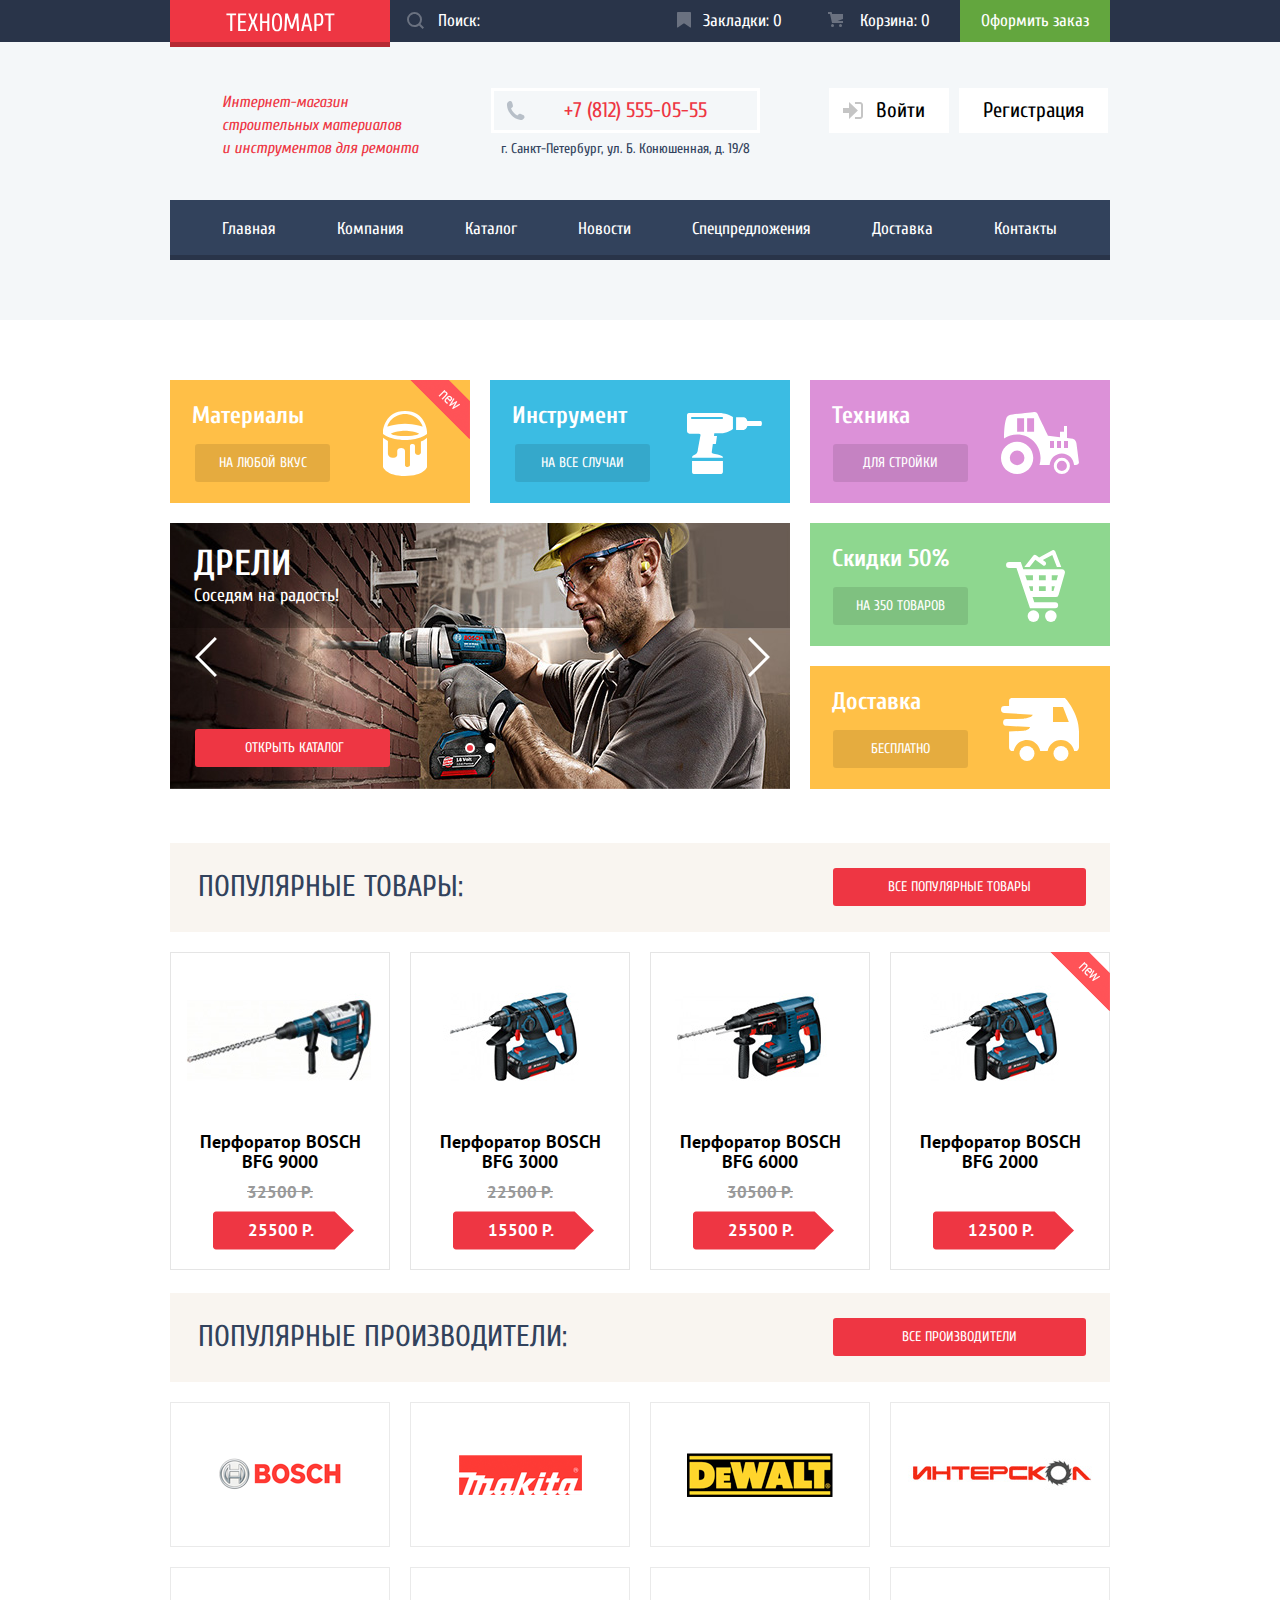
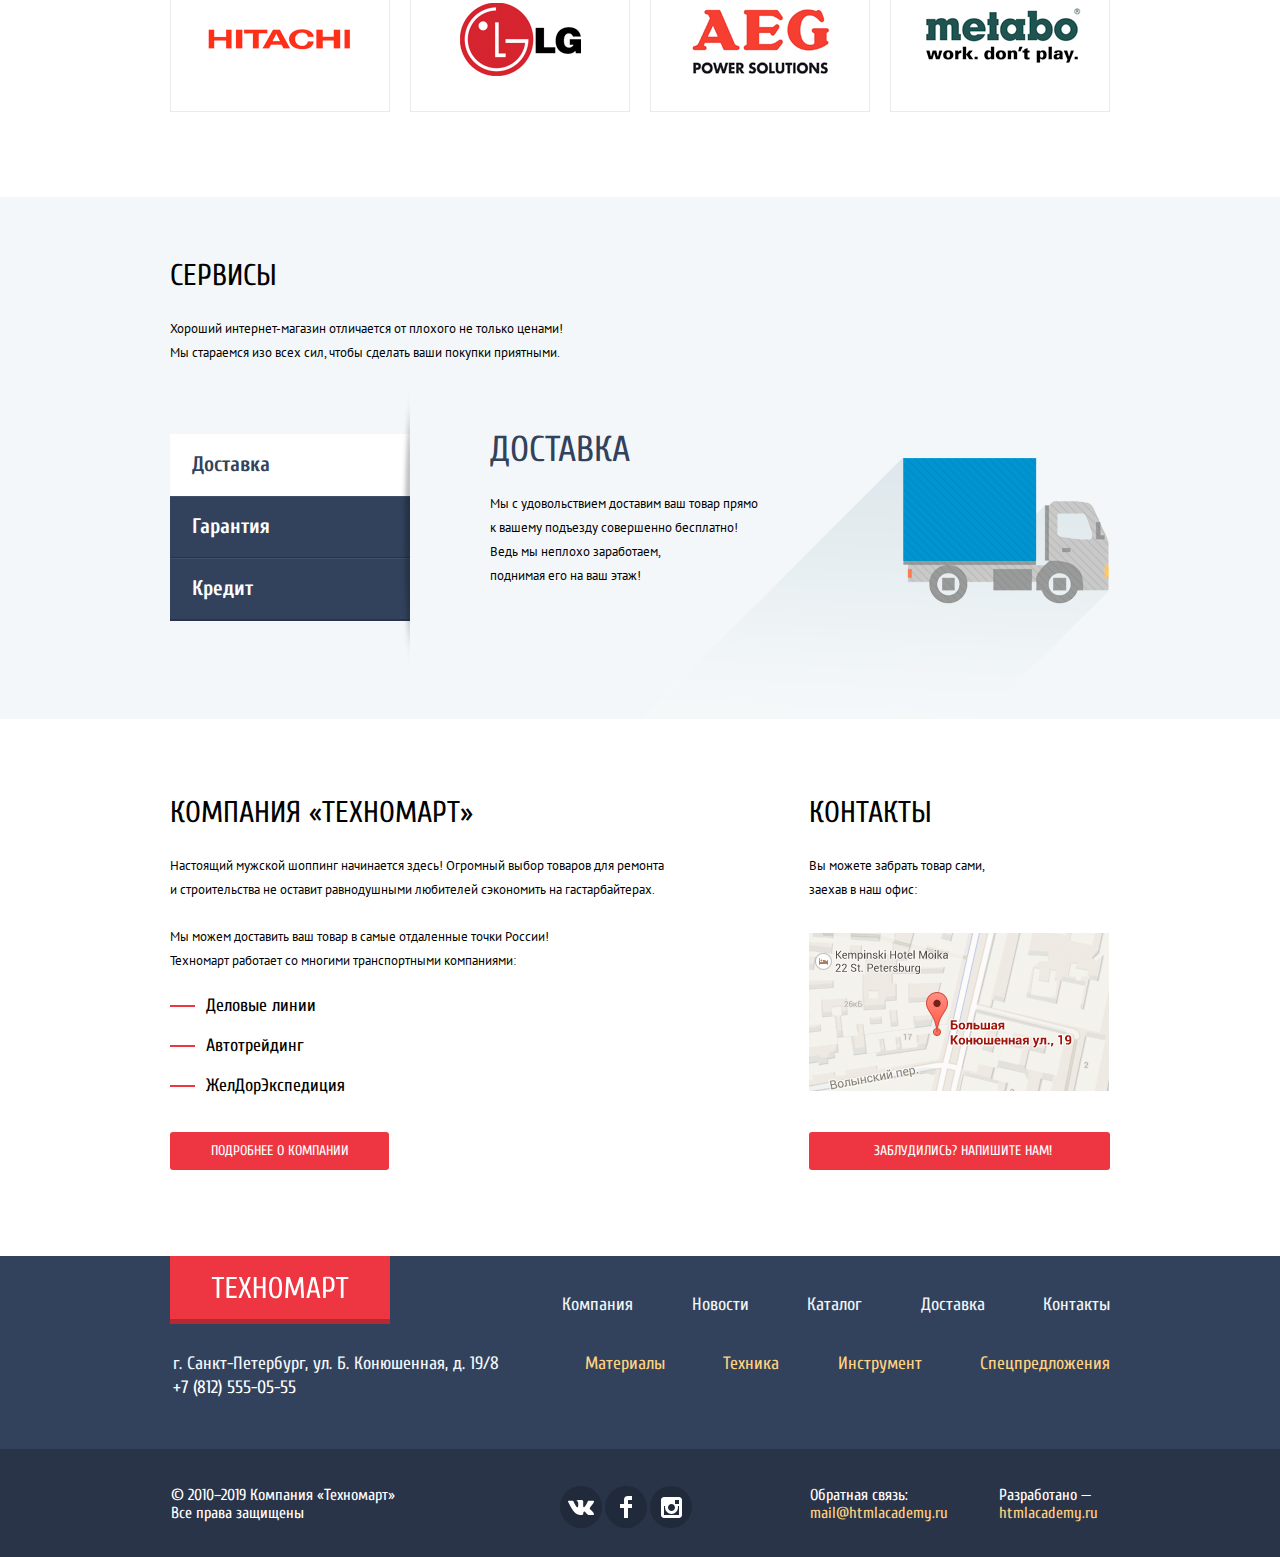
<file: index.html>
<!DOCTYPE html>
<html lang="ru">
  <head>
    <meta charset="utf-8">
    <title>Техномарт</title>
    <link href="https://fonts.googleapis.com/css?family=Cuprum:400,400i,700%7CPT+Sans:400,700&display=swap&subset=cyrillic" rel="stylesheet">
    <link rel="stylesheet" href="css/mini_normalize.css">
    <link rel="stylesheet" href="css/mini_style.css">
  </head>
  <body class="index">
    <header class="main_header">
      <div class="header_container">
        <div class="center_container">
          <a class="logo_box header_logo_box"><img src="img/logo.svg" width="109" height="19" alt="Техномарт"> </a>
          <form class="search" action="https://echo.htmlacademy.ru" method="get">
            <input class="search_field" id="search-field" type="text" name="search" placeholder="Поиск:">
            <button class="search_btn" type="submit" aria-label="найти">
              <svg xmlns="http://www.w3.org/2000/svg" width="17" height="17" viewBox="0 0 17 17">
                <path fill="#231F20" d="M17 15.586l-3.542-3.542A7.465 7.465 0 0 0 15 7.5 7.5 7.5 0 1 0 7.5 15c1.71 0 3.282-.579 4.544-1.542L15.586 17 17 15.586zM2 7.5C2 4.467 4.467 2 7.5 2 10.532 2 13 4.467 13 7.5c0 3.032-2.468 5.5-5.5 5.5A5.506 5.506 0 0 1 2 7.5z"/>
              </svg>
            </button>
          </form>
          <div class="header_btns">
            <a class="bookmarks" href="">Закладки: 0 </a>
            <a class="cart" href="">Корзина: 0</a>
            <a class="order" href="">Оформить заказ</a>
          </div>
        </div>
      </div>
      <div class="header_content center_container">
        <p class="header_description">
          Интернет-магазин<br>
          строительных материалов<br>
          и инструментов для ремонта<br>
        </p>
        <div class="header_contacts">
          <p class="telephone_number"><a href="tel:+78125550555">+7 (812) 555-05-55</a></p>
          <p class="header_adress">г. Санкт-Петербург, ул. Б. Конюшенная, д. 19/8 </p>
        </div>
        <ul class="main_user_navigation">
          <li>
            <a class="login" href="">
              <svg class="login_icon" xmlns="http://www.w3.org/2000/svg" width="20" height="17" viewBox="0 0 20 17">
                <path fill="#c5c5c5" d="M14.875 8.5L6 0v6H0v5h6v6z"/>
                <path fill="#c5c5c5" d="M16.986 15.01h-5.027V17h5.027c2.178 0 3.004-1.81 3.029-3.026V3.028C19.99 1.811 19.164 0 16.986 0h-5.027v1.99h5.027c.839 0 .992.681 1.01 1.057v10.904c-.017.376-.171 1.059-1.01 1.059z"/>
              </svg>
              Войти
            </a>
          </li>
          <li><a class="registration" href="">Регистрация</a></li>
        </ul>
      </div>
      <nav class="site_navigation center_container">
        <ul class="site_nav_list">
          <li><a>Главная</a></li>
          <li><a href="">Компания</a></li>
          <li><a href="catalog.html">Каталог</a></li>
          <li><a href="">Новости</a></li>
          <li><a href="">Спецпредложения</a></li>
          <li><a href="">Доставка</a></li>
          <li><a href="">Контакты</a></li>
        </ul>
      </nav>
    </header>
    <main class="index_main">
      <section class="promo_section center_container">
        <h2 class="visually-hidden">Промо-блок</h2>
        <div class="promo_container first">
          <div class="promo_item materials new">
            <h3>Материалы</h3>
            <a class="promo_link" href="">на любой вкус</a>
          </div>
          <div class="promo_item tool">
            <h3>Инструмент</h3>
            <a class="promo_link" href="">на все случаи</a>
          </div>
          <div class="promo_item equipment">
            <h3>Техника</h3>
            <a class="promo_link" href="">для стройки</a>
          </div>
        </div>
        <div class="promo_container second">
          <div class="promo_item slider">
            <button class="slider_btn backward"></button>
            <button class="slider_btn forward"></button>
            <a class="button" href="catalog.html">Открыть каталог</a>
            <input class="promo_slider_input drill_input visually-hidden" id="drill_input" type="radio" name="promo_slide" checked>
            <input class="promo_slider_input perforator_input visually-hidden" id="perforator_input" type="radio" name="promo_slide">
            <div class="slider_controls">
              <label class="drill_label" for="drill_input"></label>
              <label class="perforator_label" for="perforator_input"></label>
            </div>
            <ul class="promo_slide_list">
              <li class="drill">
                <h3>Дрели</h3>
                <p>Соседям на радость!</p>
              </li>
              <li class="perforator">
                <h3>Перфораторы</h3>
                <p>Настоящие мужские игрушки</p>
              </li>
            </ul>
          </div>
          <div class="promo_item vertical_promo_items">
            <div class="promo_item discounts">
              <h3>Скидки 50%</h3>
              <a class="promo_link" href="">на 350 товаров</a>
            </div>
            <div class="promo_item delivery">
              <h3>Доставка</h3>
              <a class="promo_link" href="">бесплатно</a>
            </div>
          </div>
        </div>
      </section>
      <section class="popular_products_section center_container">
        <div class="popular_products_container">
          <h2 class="headline">Популярные товары:</h2>
          <a class="button" href="">Все популярные товары</a>
        </div>
        <ul class="product_list popular_products_list">
          <li class="product_card popular_product_card">
            <a class="product_title" href="" aria-label="Перфоратор BOSCH BFG 9000">
              <h3>Перфоратор BOSCH<br>
                BFG 9000
              </h3>
              <img class="product_image" src="img/bfg9000.jpg" width="218" height="170" alt="Перфоратор BOSCH BFG 3000">
            </a>
            <p class="old_price">32500 Р.</p>
            <p class="new_price">25500 Р.</p>
            <div class="product_btn">
              <a class="buy_btn" href="">Купить</a>
              <a class="bookmarks_btn" href="">В закладки</a>
            </div>
          </li>
          <li class="product_card popular_product_card">
            <a class="product_title" href="" aria-label="Перфоратор BOSCH BFG 3000">
              <h3>Перфоратор BOSCH<br>
                BFG 3000
              </h3>
              <img class="product_image" src="img/item-catalog1.jpg" width="218" height="170" alt="Перфоратор BOSCH BFG 3000">
            </a>
            <p class="old_price">22500 Р.</p>
            <p class="new_price">15500 Р.</p>
            <div class="product_btn">
              <a class="buy_btn" href="">Купить</a>
              <a class="bookmarks_btn" href="">В закладки</a>
            </div>
          </li>
          <li class="product_card popular_product_card">
            <a class="product_title" href="" aria-label="Перфоратор BOSCH BFG 6000">
              <h3>Перфоратор BOSCH<br>
                BFG 6000
              </h3>
              <img src="img/item-catalog2.jpg" width="218" height="170" alt="Перфоратор BOSCH BFG 6000">
            </a>
            <p class="old_price">30500 Р.</p>
            <p class="new_price">25500 Р.</p>
            <div class="product_btn">
              <a class="buy_btn" href="">Купить</a>
              <a class="bookmarks_btn" href="">В закладки</a>
            </div>
          </li>
          <li class="product_card popular_product_card  new">
            <a class="product_title" href="" aria-label="Перфоратор BOSCH BFG 2000">
              <h3>Перфоратор BOSCH<br>
                BFG 2000
              </h3>
              <img src="img/item-catalog3.jpg" width="218" height="170" alt="Перфоратор BOSCH BFG 2000">
            </a>
            <p class="new_price">12500 Р.</p>
            <div class="product_btn">
              <a class="buy_btn" href="">Купить</a>
              <a class="bookmarks_btn" href="">В закладки</a>
            </div>
          </li>
        </ul>
      </section>
      <section class="popular_manufacturers_section center_container">
        <div class="popular_manufacturers_container">
          <h2 class="headline">Популярные производители:</h2>
          <a class="button" href="">Все производители</a>
        </div>
        <ul class="popular_manufacturers_list">
          <li><a class="popular_manufacturers_link" href=""><img src="img/bosch.png" width="126" height="37" alt="bosch"></a></li>
          <li><a class="popular_manufacturers_link" href=""><img src="img/makita.png" width="123" height="40" alt="makita"></a></li>
          <li><a class="popular_manufacturers_link" href=""><img src="img/dewalt.png" width="146" height="44" alt="dewalt"></a></li>
          <li><a class="popular_manufacturers_link interscol" href=""><img src="img/interskol.png" width="200" height="88" alt="interskol"></a></li>
          <li><a class="popular_manufacturers_link" href=""><img src="img/hitachi.png" width="169" height="31" alt="hitachi"></a></li>
          <li><a class="popular_manufacturers_link" href=""><img src="img/lg.png" width="121" height="73" alt="lg"></a></li>
          <li><a class="popular_manufacturers_link" href=""><img src="img/aeg.png" width="151" height="96" alt="aeg"></a></li>
          <li><a class="popular_manufacturers_link metabo" href=""><img src="img/metabo.png" width="204" height="69" alt="metabo"></a></li>
        </ul>
      </section>
      <section class="services_section">
        <div class="intro_container center_container">
          <h2 class="headline">Сервисы</h2>
          <p class="intro">
            Хороший интернет-магазин отличается от плохого не только ценами! <br>
            Мы стараемся изо всех сил, чтобы сделать ваши покупки приятными.
          </p>
        </div>
        <input class="visually-hidden services_input delivery_input" id="delivery" type="radio" name="services" checked>
        <input class="visually-hidden services_input guarantee_input" id="guarantee" type="radio" name="services">
        <input class="visually-hidden services_input credit_input" id="credit" type="radio" name="services">
        <div class="services_container center_container">
          <ul class="services_list">
            <li>
              <label class="delivery_label" for="delivery">Доставка</label>
            </li>
            <li>
              <label class="guarantee_label" for="guarantee">Гарантия</label>
            </li>
            <li>
              <label class="credit_label" for="credit">Кредит</label>
            </li>
          </ul>
          <ul class="services_slide_list">
            <li class="delivery_slide">
              <h3>Доставка</h3>
              <p>
                Мы с удовольствием доставим ваш товар прямо <br>
                к вашему подъезду совершенно бесплатно! <br>
                Ведь мы неплохо заработаем, <br>
                поднимая его на ваш этаж!
              </p>
            </li>
            <li class="guarantee_slide">
              <h3>Гарантия</h3>
              <p>
                Если купленный у нас товар поломается или заискрит, <br>
                а также в случае пожара, спровоцированного его возгоранием,  <br>
                вы всегда можете быть уверены в нашей гарантии. Мы обменяем <br>
                сгоревший товар на новый. <br>
                Дом уж восстановите как-нибудь сами.
              </p>
            </li>
            <li class="credit_slide">
              <h3>Кредит</h3>
              <p>Залезть в долговую яму стало проще! <br>
                Кредитные консультанты придут вам на помощь.
              </p>
              <a class="button" href="">Отправить заявку</a>
            </li>
          </ul>
        </div>
      </section>
      <h1 class="visually-hidden">Магазин строительных материалов и инструментов для ремонта Техномарт</h1>
      <div class="columns center_container">
        <section class="about_company">
          <h2 class="headline">Компания &laquo;Техномарт&raquo;</h2>
          <p>
            Настоящий мужской шоппинг начинается здесь! Огромный выбор товаров для ремонта <br>
            и строительства не оставит равнодушными любителей сэкономить на гастарбайтерах.
          </p>
          <p> Мы можем доставить ваш товар в самые отдаленные точки России!<br>
            Техномарт работает со многими транспортными компаниями:
          </p>
          <ul class="transport_list">
            <li>Деловые линии</li>
            <li>Автотрейдинг</li>
            <li>ЖелДорЭкспедиция</li>
          </ul>
          <a class="button" href="">Подробнее о компании</a>
        </section>
        <section class="contacts">
          <h2 class="headline">Контакты</h2>
          <p>Вы можете забрать товар сами, <br>
            заехав в наш офис:
          </p>
          <a class="map_link" href="">
            <img src="img/map1.png" width="300" height="158" alt="Офис компании по адресу г. Санкт-Петербург, ул. Б. Конюшенная, д. 19/8">
          </a>
          <a class="button write_us" href="">Заблудились? Напишите нам!</a>
        </section>
      </div>
    </main>
    <footer class="main_footer">
      <div class="footer_container center_container">
        <div class="footer_box">
          <div class="logo_box footer_logo_box"><img  src="img/footer-logo.svg" width="138" height="23" alt="Техномарт"></div>
          <p class="adress">г. Санкт-Петербург, ул. Б. Конюшенная, д. 19/8<br>
            <a href="tel:+78125550555">+7 (812) 555-05-55</a>
          </p>
        </div>
        <div class="nav_container">
          <ul class="first_footer_nav">
            <li><a href="">Компания</a></li>
            <li><a href="">Новости</a></li>
            <li><a href="catalog.html">Каталог</a></li>
            <li><a href="">Доставка</a></li>
            <li><a href="">Контакты</a></li>
          </ul>
          <ul class="second_footer_nav">
            <li><a href="">Материалы</a></li>
            <li><a href="">Техника</a></li>
            <li><a href="">Инструмент</a></li>
            <li><a href="">Спецпредложения</a></li>
          </ul>
        </div>
      </div>
      <div class="footer_contacts">
        <div class="center_container">
          <p class="copyright">© 2010–2019 Компания «Техномарт»<br>
            Все права защищены
          </p>
          <ul class="footer_social">
            <li>
              <a href="" aria-label="Техномарт во Вконтакте">
                <span class="visually-hidden">Вконтакте</span>
                <svg xmlns="http://www.w3.org/2000/svg" width="26" height="15" viewBox="0 0 26 15">
                  <path fill="#FFF" d="M16.138 11.51c.956-.309 2.18 2.04 3.483 2.939.978.681 1.727.534 1.727.534l3.473-.05s1.815-.112.957-1.554c-.071-.12-.503-1.069-2.585-3.022-2.177-2.043-1.882-1.712.739-5.244 1.597-2.153 2.236-3.468 2.036-4.028-.192-.539-1.365-.399-1.365-.399L20.69.713c-.381.001-.704.119-.851.515-.003.004-.621 1.666-1.445 3.079-1.741 2.989-2.436 3.148-2.724 2.961-.661-.433-.494-1.737-.494-2.664 0-2.897.432-4.105-.846-4.417-.427-.104-.739-.172-1.828-.182-1.392-.021-2.574 0-3.244.329-.445.223-.786.712-.579.74.26.035.843.16 1.155.586.401.552.389 1.789.389 1.789s.229 3.411-.54 3.834c-.528.29-1.25-.302-2.803-3.016-.793-1.388-1.392-2.922-1.392-2.922s-.116-.285-.326-.441c-.25-.185-.6-.244-.6-.244L.848.684S.29.7.085.946c-.182.218-.015.668-.015.668s2.909 6.881 6.203 10.347c3.02 3.182 6.452 2.971 6.452 2.971h1.555s.469-.054.709-.312c.224-.24.214-.691.214-.691s-.031-2.109.935-2.419z"/>
                </svg>
              </a>
            </li>
            <li>
              <a href="" aria-label="Техномарт в Фейсбуке">
                <span class="visually-hidden">Фейсбук</span>
                <svg xmlns="http://www.w3.org/2000/svg" width="12" height="22" viewBox="0 0 12 22">
                  <path fill="#FFF" d="M12 4V0H8a4 4 0 0 0-4 4v4H0v4h4v10h4V12h4V8H8V4h4z"/>
                </svg>
              </a>
            </li>
            <li>
              <a href="" aria-label="Техномарт в Инстаграме">
                <span class="visually-hidden">Истаграм</span>
                <svg xmlns="http://www.w3.org/2000/svg" width="21" height="21" viewBox="0 0 21 21">
                  <path fill="#FFF" d="M18 0H3C1.35 0 0 1.35 0 3v15c0 1.65 1.35 3 3 3h15c1.65 0 3-1.35 3-3V3c0-1.65-1.35-3-3-3zm-7.5 7c1.93 0 3.5 1.57 3.5 3.5S12.43 14 10.5 14 7 12.43 7 10.5 8.57 7 10.5 7zM18 18H3V9h1.181A6.504 6.504 0 0 0 4 10.5a6.5 6.5 0 1 0 13 0 6.45 6.45 0 0 0-.181-1.5H18v9zm0-11h-4V3h4v4z"/>
                </svg>
              </a>
            </li>
          </ul>
          <p class="feedback">Обратная связь:<br>
            <a href="">mail@htmlacademy.ru</a>
          </p>
          <p class="developed">Разработано —<br>
            <a href="https://htmlacademy.ru/intensive/htmlcss">htmlacademy.ru</a>
          </p>
        </div>
      </div>
    </footer>
    <section class="modal modal_map">
      <h2 class="visually-hidden">Как до нас добраться.</h2>
      <iframe src="https://www.google.com/maps/embed?pb=!1m18!1m12!1m3!1d1998.6037872533268!2d30.320858716070596!3d59.938716481876156!2m3!1f0!2f0!3f0!3m2!1i1024!2i768!4f13.1!3m3!1m2!1s0x4696310fca145cc1%3A0x42b32648d8238007!2z0JHQvtC70YzRiNCw0Y8g0JrQvtC90Y7RiNC10L3QvdCw0Y8g0YPQuy4sIDE5LzgsINCh0LDQvdC60YIt0J_QtdGC0LXRgNCx0YPRgNCzLCAxOTExODY!5e0!3m2!1sru!2sru!4v1571444357351!5m2!1sru!2sru" width="940" height="446" allowfullscreen="">
      </iframe>
      <img src="img/map.png" width="940" height="446" alt="Офис компании по адресу г. Санкт-Петербург, ул. Б. Конюшенная, д. 19/8">
      <button class="modal_close" type="button" aria-label="Закрыть"></button>
    </section>
    <section class="modal modal_communication">
      <h2 class="visually-hidden">Свяжитесь с нами.</h2>
      <form action="https://echo.htmlacademy.ru" method="post">
        <div class="modal_center_container">
          <label>Ваше имя:
            <input id="name-field" type="text" name="name" placeholder="Имя Фамилия">
          </label>
          <label>Ваш e-mail:
            <input id="email-field" type="text" name="email" placeholder="email@example.com">
          </label>
          <label>Текст письма:
            <textarea id="letter-field" name="letter" placeholder="В свободной форме"></textarea>
          </label>
        </div>
        <div class="modal_container">
          <button class="button" type="submit">Отправить</button>
        </div>
      </form>
      <button class="modal_close" type="button" aria-label="Закрыть"></button>
    </section>
    <section class="modal modal_success_buy">
      <div class="modal_center_container">
        <h2 class="headline">Товар добавлен в корзину!</h2>
      </div>
      <div class="modal_container">
        <a class="button" href="">Оформить заказ</a>
        <button class="button continue_btn" type="button">Продолжить покупки</button>
      </div>
      <button class="modal_close" type="button" aria-label="Закрыть"></button>
    </section>
    <script src="js/mini_scripts.js"></script>
  </body>
</html>
</file>
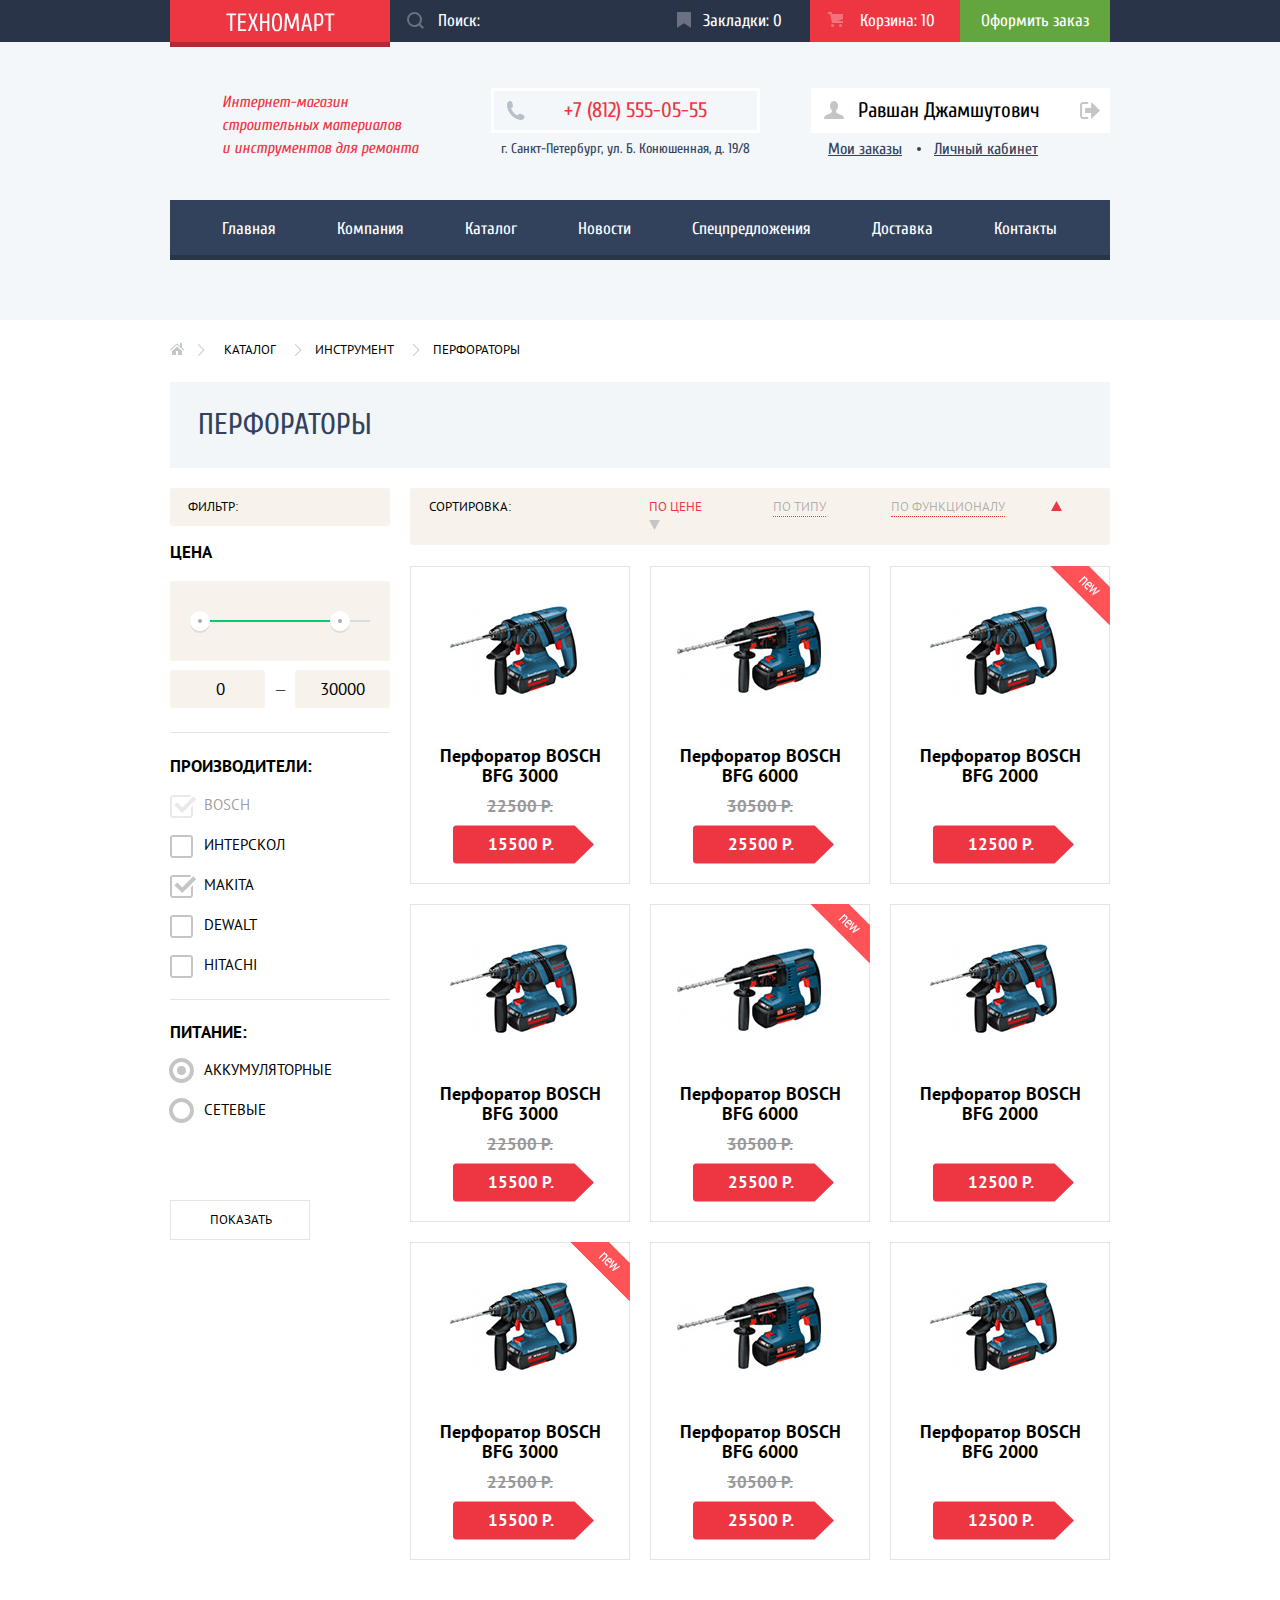
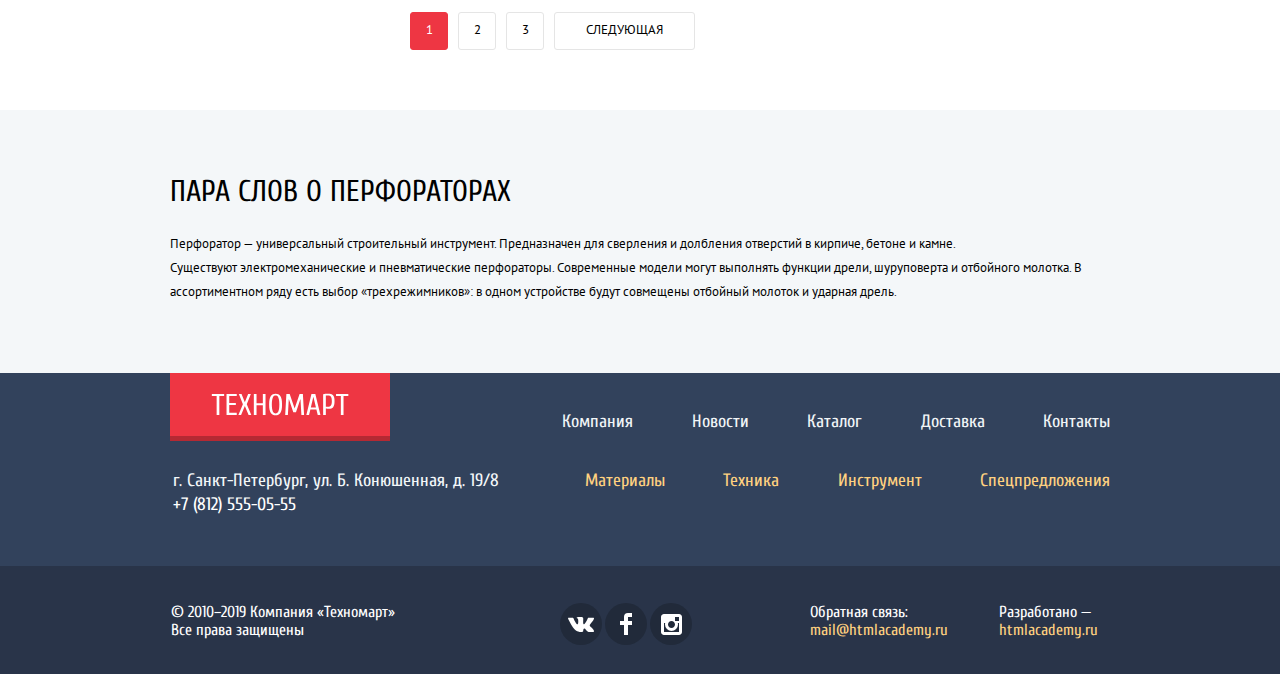
<file: catalog.html>
<!DOCTYPE html>
<html lang="ru">
  <head>
    <meta charset="utf-8">
    <title>Каталог</title>
    <link href="https://fonts.googleapis.com/css?family=Cuprum:400,400i,700%7CPT+Sans:400,700&display=swap&subset=cyrillic" rel="stylesheet">
    <link rel="stylesheet" href="css/mini_normalize.css">
    <link rel="stylesheet" href="css/mini_style.css">
  </head>
  <body class="catalog_page">
    <header class="main_header">
      <div class="header_container">
        <div class="center_container">
          <a  class="logo_box header_logo_box" href="index.html"><img src="img/logo.svg" width="109" height="19" alt="Техномарт"></a>
          <form class="search" action="https://echo.htmlacademy.ru" method="get">
            <input class="search_field" id="search-field" type="text" name="search" placeholder="Поиск:">
            <button class="search_btn" type="submit" aria-label="найти">
              <svg xmlns="http://www.w3.org/2000/svg" width="17" height="17" viewBox="0 0 17 17">
                <path fill="#231F20" d="M17 15.586l-3.542-3.542A7.465 7.465 0 0 0 15 7.5 7.5 7.5 0 1 0 7.5 15c1.71 0 3.282-.579 4.544-1.542L15.586 17 17 15.586zM2 7.5C2 4.467 4.467 2 7.5 2 10.532 2 13 4.467 13 7.5c0 3.032-2.468 5.5-5.5 5.5A5.506 5.506 0 0 1 2 7.5z"/>
              </svg>
            </button>
          </form>
          <div class="header_btns">
            <a class="bookmarks" href="">Закладки: 0</a>
            <a class="cart" href="">Корзина: 10</a>
            <a class="order" href="">Оформить заказ</a>
          </div>
        </div>
      </div>
      <div class="header_content center_container">
        <p class="header_description">
          Интернет-магазин<br>
          строительных материалов<br>
          и инструментов для ремонта<br>
        </p>
        <div class="header_contacts">
          <p class="telephone_number"><a href="tel:+78125550555">+7 (812) 555-05-55</a></p>
          <p class="header_adress">г. Санкт-Петербург, ул. Б. Конюшенная, д. 19/8</p>
        </div>
        <ul class="catalog_user_navigation">
          <li>
            <a class="user_name" href="">
              <svg class="user_logo" xmlns="http://www.w3.org/2000/svg" width="20" height="18" viewBox="0 0 20 18">
                <path fill="#c5c5c5" d="M17.881 14.166c-2.144-.735-4.256-1.666-5.207-2.39-.657-.501-.77-1.618-.517-2.415 1.118-.903 1.864-2.477 1.864-4.278C14.021 2.276 12.221 0 10 0S5.979 2.276 5.979 5.083c0 1.801.746 3.374 1.863 4.277.253.798.141 1.915-.517 2.416-.95.724-3.063 1.654-5.207 2.39S0 18 0 18h20s.025-3.099-2.119-3.834z"/>
              </svg>
              Равшан Джамшутович
            </a>
          </li>
          <li class="exit_box">
            <a class="exit_btn" href="" aria-label="Выход из профиля">
              <svg xmlns="http://www.w3.org/2000/svg" width="21" height="17" viewBox="0 0 21 17">
                <g fill="#c5c5c5">
                  <path d="M21 8.5L12.125 0v6h-6v5h6v6z"/>
                  <path d="M3.106 13.952V3.048c.018-.376.171-1.057 1.01-1.057h5.027V0H4.116C1.938 0 1.112 1.81 1.087 3.027v10.946C1.112 15.189 1.938 17 4.116 17h5.027v-1.99H4.116c-.839 0-.992-.683-1.01-1.058z"/>
                </g>
              </svg>
            </a>
          </li>
          <li class="user_nav_item separator"><a class="nav_btn" href="">Мои заказы</a></li>
          <li class="user_nav_item"><a class="nav_btn" href="">Личный кабинет</a></li>
        </ul>
      </div>
      <nav class="site_navigation center_container">
        <ul class="site_nav_list">
          <li><a href="index.html">Главная</a></li>
          <li><a href="">Компания</a></li>
          <li><a>Каталог</a></li>
          <li><a href="">Новости</a></li>
          <li><a href="">Спецпредложения</a></li>
          <li><a href="">Доставка</a></li>
          <li><a href="">Контакты</a></li>
        </ul>
      </nav>
    </header>
    <main class="catalog_main">
      <div class="main_nav_container center_container">
        <h1 class="headline catalog_title">Перфораторы</h1>
        <ul class="breadcrumbs">
          <li  class="home_box"><a class="home" href="index.html" aria-label="Главная"></a></li>
          <li><a href="">Каталог</a></li>
          <li><a href="">Инструмент</a></li>
          <li><a>Перфораторы</a></li>
        </ul>
      </div>
      <div class="columns center_container">
        <section class="filter_section">
          <h2>Фильтр:</h2>
          <form class="filter" action="https://echo.htmlacademy.ru" method="get">
            <fieldset class="price_fieldset">
              <legend>Цена</legend>
              <div class="price_range">
                <div class="scale">
                  <div class="price_marker"></div>
                  <div class="price_marker marker_max"></div>
                </div>
              </div>
              <div class="price_fieldset_conteiner">
                <input class="price_field minimum_price" type="text" name="minimum_price" value="0">
                <span class="price_separator">—</span>
                <input class="price_field" type="text" name="maximum_price" value="30000">
              </div>
            </fieldset>
            <fieldset>
              <legend>Производители:</legend>
              <ul class="manufacturers_list">
                <li class="filter_item">
                  <input class="filter_input checkbox visually-hidden" id="filter-bosch" type="checkbox" name="bosch" checked disabled>
                  <label for="filter-bosch">Bosch</label>
                </li>
                <li class="filter_item">
                  <input class="filter_input checkbox visually-hidden" id="filter-interscol" type="checkbox" name="interscol">
                  <label for="filter-interscol">Интерскол</label>
                </li>
                <li class="filter_item">
                  <input class="filter_input checkbox visually-hidden" id="filter-makita" type="checkbox" name="makita" checked>
                  <label for="filter-makita">Makita</label>
                </li>
                <li class="filter_item">
                  <input class="filter_input checkbox visually-hidden" id="filter-dewalt" type="checkbox" name="dewalt">
                  <label for="filter-dewalt">Dewalt</label>
                </li>
                <li class="filter_item">
                  <input class="filter_input checkbox visually-hidden" id="filter-hitachi" type="checkbox" name="hitachi">
                  <label for="filter-hitachi">Hitachi</label>
                </li>
              </ul>
            </fieldset>
            <fieldset>
              <legend class="power_legend">Питание:</legend>
              <ul class="power_source_list">
                <li class="filter_item">
                  <input class="filter_input radio visually-hidden" id="battery" type="radio" name="power-source" value="battery" checked>
                  <label for="battery">Аккумуляторные</label>
                </li>
                <li class="filter_item">
                  <input class="filter_input radio visually-hidden" id="electricity" type="radio" name="power-source" value="electricity">
                  <label for="electricity">Сетевые</label>
                </li>
              </ul>
            </fieldset>
            <button class="filter_btn" type="submit">Показать</button>
          </form>
        </section>
        <section class="product_section">
          <h2 class="visually-hidden">Список товаров</h2>
          <div class="sorting">
            <p class="sort">Сортировка:</p>
            <ul>
              <li class="price"><a class="price_link active" href="">По цене</a></li>
              <li class="type"><a href="">По типу</a></li>
              <li class="functional"><a href="">По функционалу</a></li>
              <li class="up">
                <a class="up_link active" href="" aria-label="По возрастанию">
                  <svg xmlns="http://www.w3.org/2000/svg" width="11" height="10" viewBox="0 0 11 10">
                    <path fill="#c5c5c5" d="M5.5 0L0 10h11z"/>
                  </svg>
                </a>
              </li>
              <li class="down">
                <a class="down_link" href="" aria-label="По убыванию">
                  <svg xmlns="http://www.w3.org/2000/svg" width="11" height="10" viewBox="0 0 11 10">
                    <path fill="#c5c5c5" d="M5.5 10L0 0h11"/>
                  </svg>
                </a>
              </li>
            </ul>
          </div>
          <ul class="product_list">
            <li class="product_card">
              <a class="product_title" href="" aria-label="Перфоратор BOSCH BFG 3000">
                <h3>Перфоратор BOSCH<br>
                  BFG 3000
                </h3>
                <img class="product_image" src="img/item-catalog1.jpg" width="218" height="170" alt="Перфоратор BOSCH BFG 3000">
              </a>
              <p class="old_price">22500 Р.</p>
              <p class="new_price">15500 Р.</p>
              <div class="product_btn">
                <a class="buy_btn" href="">Купить</a>
                <a class="bookmarks_btn" href="">В закладки</a>
              </div>
            </li>
            <li class="product_card">
              <a class="product_title" href="" aria-label="Перфоратор BOSCH BFG 6000">
                <h3>Перфоратор BOSCH<br>
                  BFG 6000
                </h3>
                <img src="img/item-catalog2.jpg" width="218" height="170" alt="Перфоратор BOSCH BFG 6000">
              </a>
              <p class="old_price">30500 Р.</p>
              <p class="new_price">25500 Р.</p>
              <div class="product_btn">
                <a class="buy_btn" href="">Купить</a>
                <a class="bookmarks_btn" href="">В закладки</a>
              </div>
            </li>
            <li class="product_card  new">
              <a class="product_title" href="" aria-label="Перфоратор BOSCH BFG 2000">
                <h3>Перфоратор BOSCH<br>
                  BFG 2000
                </h3>
                <img src="img/item-catalog3.jpg" width="218" height="170" alt="Перфоратор BOSCH BFG 2000">
              </a>
              <p class="new_price">12500 Р.</p>
              <div class="product_btn">
                <a class="buy_btn" href="">Купить</a>
                <a class="bookmarks_btn" href="">В закладки</a>
              </div>
            </li>
            <li class="product_card">
              <a class="product_title" href="" aria-label="Перфоратор BOSCH BFG 3000">
                <h3>Перфоратор BOSCH<br>
                  BFG 3000
                </h3>
                <img src="img/item-catalog1.jpg" width="218" height="170" alt="Перфоратор BOSCH BFG 3000">
              </a>
              <p class="old_price">22500 Р.</p>
              <p class="new_price">15500 Р.</p>
              <div class="product_btn">
                <a class="buy_btn" href="">Купить</a>
                <a class="bookmarks_btn" href="">В закладки</a>
              </div>
            </li>
            <li class="product_card  new">
              <a class="product_title" href="" aria-label="Перфоратор BOSCH BFG 6000">
                <h3>Перфоратор BOSCH<br>
                  BFG 6000
                </h3>
                <img src="img/item-catalog2.jpg" width="218" height="170" alt="Перфоратор BOSCH BFG 6000">
              </a>
              <p class="old_price">30500 Р.</p>
              <p class="new_price">25500 Р.</p>
              <div class="product_btn">
                <a class="buy_btn" href="">Купить</a>
                <a class="bookmarks_btn" href="">В закладки</a>
              </div>
            </li>
            <li class="product_card">
              <a class="product_title" href="" aria-label="Перфоратор BOSCH BFG 2000">
                <h3>Перфоратор BOSCH<br>
                  BFG 2000
                </h3>
                <img src="img/item-catalog3.jpg" width="218" height="170" alt="Перфоратор BOSCH BFG 2000">
              </a>
              <p class="new_price">12500 Р.</p>
              <div class="product_btn">
                <a class="buy_btn" href="">Купить</a>
                <a class="bookmarks_btn" href="">В закладки</a>
              </div>
            </li>
            <li class="product_card  new">
              <a class="product_title" href="" aria-label="Перфоратор BOSCH BFG 3000">
                <h3>Перфоратор BOSCH<br>
                  BFG 3000
                </h3>
                <img src="img/item-catalog1.jpg" width="218" height="170" alt="Перфоратор BOSCH BFG 3000">
              </a>
              <p class="old_price">22500 Р.</p>
              <p class="new_price">15500 Р.</p>
              <div class="product_btn">
                <a class="buy_btn" href="">Купить</a>
                <a class="bookmarks_btn" href="">В закладки</a>
              </div>
            </li>
            <li class="product_card">
              <a class="product_title" href="" aria-label="Перфоратор BOSCH BFG 6000">
                <h3>Перфоратор BOSCH<br>
                  BFG 6000
                </h3>
                <img src="img/item-catalog2.jpg" width="218" height="170" alt="Перфоратор BOSCH BFG 6000">
              </a>
              <p class="old_price">30500 Р.</p>
              <p class="new_price">25500 Р.</p>
              <div class="product_btn">
                <a class="buy_btn" href="">Купить</a>
                <a class="bookmarks_btn" href="">В закладки</a>
              </div>
            </li>
            <li class="product_card">
              <a class="product_title" href="" aria-label="Перфоратор BOSCH BFG 2000">
                <h3>Перфоратор BOSCH<br>
                  BFG 2000
                </h3>
                <img src="img/item-catalog3.jpg" width="218" height="170" alt="Перфоратор BOSCH BFG 2000">
              </a>
              <p class="new_price">12500 Р.</p>
              <div class="product_btn">
                <a class="buy_btn" href="">Купить</a>
                <a class="bookmarks_btn" href="">В закладки</a>
              </div>
            </li>
          </ul>
          <div class="page_navigation">
            <ul class="page_list">
              <li><a class="active">1</a></li>
              <li><a href="">2</a></li>
              <li><a href="">3</a></li>
              <li><a class="next" href="">Следующая</a></li>
            </ul>
          </div>
        </section>
      </div>
      <section class="note">
        <div class="center_container">
          <h2 class="headline">Пара слов о перфораторах</h2>
          <p>Перфоратор — универсальный строительный инструмент. Предназначен для сверления и долбления отверстий в кирпиче, бетоне и камне.<br>
            Существуют электромеханические и пневматические перфораторы. Современные модели могут выполнять функции дрели, шуруповерта и отбойного молотка. В<br>
            ассортиментном ряду есть выбор «трехрежимников»: в одном устройстве будут совмещены отбойный молоток и ударная дрель.
          </p>
        </div>
      </section>
    </main>
    <footer class="main_footer">
      <div class="footer_container center_container">
        <div class="footer_box">
          <a class="logo_box footer_logo_box" href="index.html"><img class="footer_logo_svg"  src="img/footer-logo.svg" width="138" height="23" alt="Техномарт"></a>
          <p class="adress">г. Санкт-Петербург, ул. Б. Конюшенная, д. 19/8<br>
            <a href="tel:+78125550555">+7 (812) 555-05-55</a>
          </p>
        </div>
        <div class="nav_container">
          <ul class="first_footer_nav">
            <li><a href="">Компания</a></li>
            <li><a href="">Новости</a></li>
            <li><a>Каталог</a></li>
            <li><a href="">Доставка</a></li>
            <li><a href="">Контакты</a></li>
          </ul>
          <ul class="second_footer_nav">
            <li><a href="">Материалы</a></li>
            <li><a href="">Техника</a></li>
            <li><a href="">Инструмент</a></li>
            <li><a href="">Спецпредложения</a></li>
          </ul>
        </div>
      </div>
      <div class="footer_contacts">
        <div class="center_container">
          <p class="copyright">© 2010–2019 Компания «Техномарт»<br>
            Все права защищены
          </p>
          <ul class="footer_social">
            <li>
              <a href="">
                <span class="visually-hidden">Вконтакте</span>
                <svg xmlns="http://www.w3.org/2000/svg" width="26" height="15" viewBox="0 0 26 15">
                  <path fill="#FFF" d="M16.138 11.51c.956-.309 2.18 2.04 3.483 2.939.978.681 1.727.534 1.727.534l3.473-.05s1.815-.112.957-1.554c-.071-.12-.503-1.069-2.585-3.022-2.177-2.043-1.882-1.712.739-5.244 1.597-2.153 2.236-3.468 2.036-4.028-.192-.539-1.365-.399-1.365-.399L20.69.713c-.381.001-.704.119-.851.515-.003.004-.621 1.666-1.445 3.079-1.741 2.989-2.436 3.148-2.724 2.961-.661-.433-.494-1.737-.494-2.664 0-2.897.432-4.105-.846-4.417-.427-.104-.739-.172-1.828-.182-1.392-.021-2.574 0-3.244.329-.445.223-.786.712-.579.74.26.035.843.16 1.155.586.401.552.389 1.789.389 1.789s.229 3.411-.54 3.834c-.528.29-1.25-.302-2.803-3.016-.793-1.388-1.392-2.922-1.392-2.922s-.116-.285-.326-.441c-.25-.185-.6-.244-.6-.244L.848.684S.29.7.085.946c-.182.218-.015.668-.015.668s2.909 6.881 6.203 10.347c3.02 3.182 6.452 2.971 6.452 2.971h1.555s.469-.054.709-.312c.224-.24.214-.691.214-.691s-.031-2.109.935-2.419z"/>
                </svg>
              </a>
            </li>
            <li>
              <a href="">
                <span class="visually-hidden">Фейсбук</span>
                <svg xmlns="http://www.w3.org/2000/svg" width="12" height="22" viewBox="0 0 12 22">
                  <path fill="#FFF" d="M12 4V0H8a4 4 0 0 0-4 4v4H0v4h4v10h4V12h4V8H8V4h4z"/>
                </svg>
              </a>
            </li>
            <li>
              <a href="">
                <span class="visually-hidden">Истаграм</span>
                <svg xmlns="http://www.w3.org/2000/svg" width="21" height="21" viewBox="0 0 21 21">
                  <path fill="#FFF" d="M18 0H3C1.35 0 0 1.35 0 3v15c0 1.65 1.35 3 3 3h15c1.65 0 3-1.35 3-3V3c0-1.65-1.35-3-3-3zm-7.5 7c1.93 0 3.5 1.57 3.5 3.5S12.43 14 10.5 14 7 12.43 7 10.5 8.57 7 10.5 7zM18 18H3V9h1.181A6.504 6.504 0 0 0 4 10.5a6.5 6.5 0 1 0 13 0 6.45 6.45 0 0 0-.181-1.5H18v9zm0-11h-4V3h4v4z"/>
                </svg>
              </a>
            </li>
          </ul>
          <p class="feedback">Обратная связь:<br>
            <a href="">mail@htmlacademy.ru</a>
          </p>
          <p class="developed">Разработано —<br>
            <a href="https://htmlacademy.ru/intensive/htmlcss">htmlacademy.ru</a>
          </p>
        </div>
      </div>
    </footer>
    <section class="modal modal_success_buy">
      <div class="modal_center_container">
        <h2 class="headline">Товар добавлен в корзину!</h2>
      </div>
      <div class="modal_container">
        <a class="button" href="">Оформить заказ</a>
        <button class="button continue_btn" type="button">Продолжить покупки</button>
      </div>
      <button class="modal_close" type="button" aria-label="Закрыть"></button>
    </section>
    <script src="js/mini_scripts.js"></script>
  </body>
</html>
</file>
<file: css/mini_style.css>
@-webkit-keyframes modal_appearance{0%{-webkit-transform:translateY(-3000px);transform:translateY(-3000px)}70%{-webkit-transform:translateY(30px);transform:translateY(30px)}90%{-webkit-transform:translateY(-10px);transform:translateY(-10px)}to{-webkit-transform:translateY(0);transform:translateY(0)}}@keyframes modal_appearance{0%{-webkit-transform:translateY(-3000px);transform:translateY(-3000px)}70%{-webkit-transform:translateY(30px);transform:translateY(30px)}90%{-webkit-transform:translateY(-10px);transform:translateY(-10px)}to{-webkit-transform:translateY(0);transform:translateY(0)}}@-webkit-keyframes eror{0%,to{-webkit-transform:translateX(0);transform:translateX(0)}10%,30%,50%,70%,90%{-webkit-transform:translateX(-10px);transform:translateX(-10px)}20%,45%,60%,80%{-webkit-transform:translateX(10px);transform:translateX(10px)}}@keyframes eror{0%,to{-webkit-transform:translateX(0);transform:translateX(0)}10%,30%,50%,70%,90%{-webkit-transform:translateX(-10px);transform:translateX(-10px)}20%,45%,60%,80%{-webkit-transform:translateX(10px);transform:translateX(10px)}}*,::after,::before{box-sizing:inherit}html{box-sizing:border-box}a,body{color:#fff}body{min-width:960px;font-family:"Cuprum","Arial","sans-serif"}a{text-decoration:none}img{max-width:100%;height:auto}.visually-hidden{position:absolute;width:1px;height:1px;margin:-1px;border:0;padding:0;white-space:nowrap;-webkit-clip-path:inset(100%);clip-path:inset(100%);clip:rect(0 0 0 0);overflow:hidden}.center_container{width:940px;margin-left:auto;margin-right:auto}.catalog_page .main_header{margin-bottom:21px}.header_container .center_container{display:flex;align-items:stretch;align-content:stretch}.header_container{margin:0 0 46px;padding:0}.logo_box{display:block;padding-top:13px;padding-bottom:10px;line-height:1px;text-align:center;background-color:#ee3643}.header_logo_box{width:220px}.header_logo_box::after{content:"";position:absolute;top:100%;display:block;width:100%;height:5px;background-color:#b52933}.header_logo_box,.search{position:relative}.search_field:-ms-input-placeholder,.search_field::-ms-input-placeholder{color:#fff}.search_field::-moz-placeholder{color:#fff;opacity:1}.search_field::-webkit-input-placeholder{color:#fff}.search_field::placeholder{color:#fff}.search input{display:block;width:270px;padding-top:12px;padding-bottom:12px;padding-left:48px;font-size:17px;line-height:18px;color:#fff;background-color:transparent;border:0}.search_field:focus~.search_btn path{fill:#ee3643}.search .search_btn:focus,.search .search_btn:hover,.search_field:focus~.search_btn,.search_field:hover~.search_btn{opacity:1}.search_btn{position:absolute;right:236px;top:12px;margin:0;padding:0;background-color:transparent;border:0;opacity:.3;cursor:pointer}.search_btn path{fill:#fff}.logo_box:focus,.logo_box:hover{background-color:#ca2c37}.catalog_logo_box:active{background-color:#ba2732}.header_container{background-color:#293449}.header_btns{display:flex;flex-wrap:wrap;width:450px}.header_btns a{display:block;width:150px;padding-top:12px;padding-bottom:12px;font-size:17px;line-height:18px;text-align:center}.header_btns .order{padding-left:20px;padding-right:20px;text-align:center;background-color:#63a63e}.header_btns .bookmarks{position:relative;padding:12px 28px 12px 43px}.header_btns .bookmarks::before,.header_btns .cart::before{content:"";position:absolute;left:17px;width:14px;height:16px;background-image:url(../img/icon-bookmark.svg);background-size:14px 16px;opacity:.3}.header_btns .cart{position:relative;padding:12px 30px 12px 49px}.catalog_page .cart{padding-right:24px;background-color:#ee3643}.header_btns .cart::before{left:18px;width:15px;height:15px;background-image:url(../img/cart-icon.svg);background-size:15px 15px}.header_container .order:focus,.header_container .order:hover{background-color:#5fbb2d}.header_container .order:active{color:rgba(255,255,255,.5);background-color:#518534}.header_container .bookmarks:focus,.header_container .bookmarks:hover,.header_container .cart:focus,.header_container .cart:hover,.search input:hover{background-color:#212a3a}.bookmarks:focus::before,.bookmarks:hover::before,.cart:focus::before,.cart:hover::before{opacity:1}.search input:focus{color:#000;background-color:#fff;outline:0}.header_container .bookmarks:active,.header_container .cart:active{color:rgba(255,255,255,.6);background-color:#161d29}.header_content,.main_header{display:flex;background-color:#f4f7f9}.main_header{flex-direction:column}.header_content{margin-bottom:39px;padding-left:52px}.header_description{width:197px;margin:0 72px 0 0;padding-top:3px;font-style:italic;font-size:16px;line-height:23px;color:#ee3643}.header_adress{margin:0;font-size:14px;line-height:24px;text-align:center;color:#32425c}.header_content .telephone_number{position:relative;margin:0 0 4px;padding:9px 49px 9px 70px;font-size:21px;line-height:21px;color:#ee3643;border:3px solid #fff}.telephone_number a{color:inherit}.header_content .telephone_number::before{content:"";position:absolute;top:10px;left:12px;display:block;width:19px;height:19px;background-image:url(../img/icon-phone.svg);background-position:0 0;background-repeat:no-repeat}.header_content .header_contacts{display:flex;flex-wrap:wrap;flex-direction:column;width:270px;margin-right:69px}.catalog_user_navigation,.main_user_navigation{display:flex;flex-wrap:wrap;width:281px;margin:0;padding:0;list-style:none}.catalog_user_navigation{position:relative;align-items:flex-start;width:299px}.catalog_user_navigation .user_name,.main_user_navigation a{font-size:21px;line-height:21px;color:#000;background-color:#fff}.catalog_user_navigation .user_name{position:relative;display:block;width:299px;margin-bottom:5px;padding-top:12px;padding-bottom:12px;padding-left:47px}.catalog_user_navigation .user_logo,.login_icon{position:absolute;top:13px;left:13px}.catalog_page .header_contacts{margin-right:51px}.main_user_navigation .login{position:relative;display:block;max-width:120px;margin-right:10px;padding:12px 25px 12px 47px}.login_icon{left:14px;top:14px}.main_user_navigation .registration{display:block;max-width:150px;padding:12px 24px}.catalog_user_navigation .user_nav_item{padding-left:17px}.catalog_user_navigation .nav_btn{font-size:16px;line-height:18px;text-decoration:underline;color:#32425c}.exit_box{position:absolute;top:4px;right:0}.catalog_user_navigation .exit_btn{display:block;padding:10px;font-size:0}.catalog_user_navigation .separator{position:relative;margin-right:15px}.separator::after{content:"";position:absolute;right:-19px;top:7px;display:block;width:4px;height:4px;background-color:#32425c;border-radius:50%}.exit_btn:focus path,.exit_btn:hover path,.user_name:focus path,.user_name:hover path{fill:#32425c}.exit_btn:active path,.user_name:active path{fill:#c5c5c5}.catalog_user_navigation .nav_btn:focus,.catalog_user_navigation .nav_btn:hover,.main_user_navigation a:focus,.main_user_navigation a:hover{color:#ee3643}.catalog_user_navigation .user_name:active,.main_user_navigation a:active{color:rgba(0,0,0,.3)}.catalog_user_navigation .nav_btn:active{color:rgba(50,66,92,.3)}.site_navigation ul{display:flex;flex-wrap:wrap;margin:0;padding:0 21px;list-style:none}.site_navigation{margin-bottom:60px;background-color:#32425c;box-shadow:inset 0 -5px 0 0 #293449}.site_navigation a{display:block;padding:20px 30px 23px 31px;font-size:17px;line-height:17px;text-align:center}.login:focus path,.login:hover path{fill:#32425c}.login:active path{fill:#c5c5c5}.site_navigation a:focus,.site_navigation a:hover{background-color:#293449}.site_navigation a:active{color:rgba(255,255,255,.5);background-color:#1d2739}.catalog_main .main_nav_container{display:flex;flex-direction:column}.breadcrumbs{display:flex;flex-wrap:wrap;order:-1;margin:0 0 22px;padding:0;font-size:13px;line-height:18px;font-family:"PT Sans","Arial","sans-serif";list-style:none}.breadcrumbs .home{display:inline-block;vertical-align:baseline;width:15px;height:12px;background-image:url(../img/icon-home.svg);background-repeat:no-repeat;background-position:-1px 0}.breadcrumbs .home_box{padding-top:1px}.breadcrumbs li:not(:last-child){position:relative;margin-right:39px}.breadcrumbs li::after{content:"";position:absolute;right:-26px;top:3px;display:block;width:8px;height:12px;background-image:url(../img/icon-right-small.svg);background-repeat:no-repeat;background-position:0 0}.breadcrumbs li:last-child::after{display:none}.breadcrumbs li:last-child{margin:0}.breadcrumbs .home_box::after{right:-20px}.breadcrumbs a{text-transform:uppercase;color:#000}.breadcrumbs a:focus,.breadcrumbs a:hover{text-decoration:underline}.headline{margin:0;font-weight:400;font-size:30px;line-height:30px;text-transform:uppercase;color:#000}.catalog_title{margin:0 0 20px;padding:28px;color:#32425c;background-color:#f2f6f8}.filter_section{width:220px}.filter fieldset,.filter_section h2{font-family:"PT Sans","Arial","sans-serif"}.filter_section h2{margin:0 0 11px;padding-top:10px;padding-bottom:10px;padding-left:18px;font-weight:400;font-size:13px;line-height:18px;text-transform:uppercase;color:#000;background-color:#f7f3ec;border-radius:3px}.filter fieldset{position:relative;margin:0 0 42px;padding:0;border:0}.filter fieldset:last-of-type{margin-bottom:80px}.filter fieldset:not(:last-of-type)::after{content:"";position:absolute;bottom:-25px;display:block;width:100%;height:1px;background-color:#e5e5e5}.filter legend{display:block;margin-bottom:14px;font-weight:700;font-size:17px;line-height:30px;text-transform:uppercase;color:#000}.filter .power_legend{margin-bottom:13px}.filter .price_fieldset{justify-content:center;margin-bottom:43px}.price_fieldset .price_range{margin-bottom:9px;padding:39px 20px;background-color:#f7f3ec;border-radius:3px}.price_range .scale{position:relative;height:2px;background-color:#d7dcde}.price_range .scale::before{content:"";display:block;width:152px;height:2px;background-color:#00ca74}.price_range .price_marker{position:absolute;top:-9px;width:20px;height:22px;background-image:url(../img/filter-button.svg);background-repeat:no-repeat;cursor:pointer}.marker_max{left:140px}.price_fieldset_conteiner{display:flex;align-items:center;justify-content:space-between}.price_field{display:block;width:95px;margin:0;padding:10px 5px;font-size:17px;line-height:18px;text-align:center;background-color:#f7f3ec;border:0;border-radius:3px}.minimum_price{padding-left:10px}.price_separator{font-size:16px;line-height:18px;color:#444}.filter ul{margin:0;padding:0;list-style:none}.filter_item{margin-bottom:20px;padding-left:34px}.filter_item:last-child{margin-bottom:0}.filter label{position:relative;display:block;font-size:15px;line-height:20px;text-transform:uppercase;color:#000;cursor:pointer;-ms-user-select:none;-moz-user-select:none;-webkit-user-select:none;user-select:none}.manufacturers_list label::after{content:"";position:absolute;left:-34px;top:0;display:block;width:23px;height:23px;background-image:url("data:image/svg+xml,%3Csvg xmlns='http://www.w3.org/2000/svg' width='23' height='23' viewBox='0 0 23 23'%3E%3Cpath fill='%23c5c5c5' d='M20 2c.542 0 1 .458 1 1v17c0 .542-.458 1-1 1H3c-.542 0-1-.458-1-1V3c0-.542.458-1 1-1h17m0-2H3C1.35 0 0 1.35 0 3v17c0 1.65 1.35 3 3 3h17c1.65 0 3-1.35 3-3V3c0-1.65-1.35-3-3-3z'/%3E%3C/svg%3E%0A");background-position:0 0;background-repeat:no-repeat}.filter_input.checkbox:checked+label::after{width:28px;background-image:url("data:image/svg+xml,%3Csvg xmlns='http://www.w3.org/2000/svg' width='27' height='23' viewBox='0 0 27 23'%3E%3Cpath fill='%23c5c5c5' d='M7.285 7.486l-2.829 2.829 7.783 7.783L26.171 4.166l-2.828-2.829-11.104 11.102z'/%3E%3Cpath fill='%23c5c5c5' d='M21 20c0 .542-.458 1-1 1H3c-.542 0-1-.458-1-1V3c0-.542.458-1 1-1h16.908L21.493.415A2.96 2.96 0 0 0 20 0H3C1.35 0 0 1.35 0 3v17c0 1.65 1.35 3 3 3h17c1.65 0 3-1.35 3-3v-9.829l-2 2V20z'/%3E%3C/svg%3E")}.filter_input.checkbox+label:hover::after{background-image:url("data:image/svg+xml,%3Csvg xmlns='http://www.w3.org/2000/svg' width='23' height='23' viewBox='0 0 23 23'%3E%3Cpath fill='%23b5b5b5' d='M20 2c.542 0 1 .458 1 1v17c0 .542-.458 1-1 1H3c-.542 0-1-.458-1-1V3c0-.542.458-1 1-1h17m0-2H3C1.35 0 0 1.35 0 3v17c0 1.65 1.35 3 3 3h17c1.65 0 3-1.35 3-3V3c0-1.65-1.35-3-3-3z'/%3E%3C/svg%3E%0A")}.filter_input.checkbox:focus+label::after{background-image:url("data:image/svg+xml,%3Csvg xmlns='http://www.w3.org/2000/svg' width='23' height='23' viewBox='0 0 23 23'%3E%3Cpath fill='%23b5b5b5' d='M20 2c.542 0 1 .458 1 1v17c0 .542-.458 1-1 1H3c-.542 0-1-.458-1-1V3c0-.542.458-1 1-1h17m0-2H3C1.35 0 0 1.35 0 3v17c0 1.65 1.35 3 3 3h17c1.65 0 3-1.35 3-3V3c0-1.65-1.35-3-3-3z'/%3E%3C/svg%3E%0A");outline:auto 3px -webkit-focus-ring-color;outline:thin dotted invert}.filter_input.checkbox:checked+label:hover::after{width:28px;background-image:url("data:image/svg+xml,%3Csvg xmlns='http://www.w3.org/2000/svg' width='27' height='23' viewBox='0 0 27 23'%3E%3Cpath fill='%23b5b5b5' d='M7.285 7.486l-2.829 2.829 7.783 7.783L26.171 4.166l-2.828-2.829-11.104 11.102z'/%3E%3Cpath fill='%23b5b5b5' d='M21 20c0 .542-.458 1-1 1H3c-.542 0-1-.458-1-1V3c0-.542.458-1 1-1h16.908L21.493.415A2.96 2.96 0 0 0 20 0H3C1.35 0 0 1.35 0 3v17c0 1.65 1.35 3 3 3h17c1.65 0 3-1.35 3-3v-9.829l-2 2V20z'/%3E%3C/svg%3E%0A")}.filter_input.checkbox:checked:focus+label::after{width:28px;background-image:url("data:image/svg+xml,%3Csvg xmlns='http://www.w3.org/2000/svg' width='27' height='23' viewBox='0 0 27 23'%3E%3Cpath fill='%23b5b5b5' d='M7.285 7.486l-2.829 2.829 7.783 7.783L26.171 4.166l-2.828-2.829-11.104 11.102z'/%3E%3Cpath fill='%23b5b5b5' d='M21 20c0 .542-.458 1-1 1H3c-.542 0-1-.458-1-1V3c0-.542.458-1 1-1h16.908L21.493.415A2.96 2.96 0 0 0 20 0H3C1.35 0 0 1.35 0 3v17c0 1.65 1.35 3 3 3h17c1.65 0 3-1.35 3-3v-9.829l-2 2V20z'/%3E%3C/svg%3E%0A");outline:auto 3px -webkit-focus-ring-color;outline:thin dotted invert}.filter_input.checkbox:disabled+label::after{background-image:url("data:image/svg+xml,%3Csvg xmlns='http://www.w3.org/2000/svg' width='23' height='23' viewBox='0 0 23 23'%3E%3Cpath fill='%23b5b5b5' opacity='0.3' d='M20 2c.542 0 1 .458 1 1v17c0 .542-.458 1-1 1H3c-.542 0-1-.458-1-1V3c0-.542.458-1 1-1h17m0-2H3C1.35 0 0 1.35 0 3v17c0 1.65 1.35 3 3 3h17c1.65 0 3-1.35 3-3V3c0-1.65-1.35-3-3-3z'/%3E%3C/svg%3E%0A")}.filter_input.checkbox:checked:disabled+label::after{width:28px;background-image:url("data:image/svg+xml,%3Csvg xmlns='http://www.w3.org/2000/svg' width='27' height='23' viewBox='0 0 27 23'%3E%3Cpath fill='%23b5b5b5' opacity='0.3' d='M7.285 7.486l-2.829 2.829 7.783 7.783L26.171 4.166l-2.828-2.829-11.104 11.102z'/%3E%3Cpath fill='%23b5b5b5' opacity='0.3' d='M21 20c0 .542-.458 1-1 1H3c-.542 0-1-.458-1-1V3c0-.542.458-1 1-1h16.908L21.493.415A2.96 2.96 0 0 0 20 0H3C1.35 0 0 1.35 0 3v17c0 1.65 1.35 3 3 3h17c1.65 0 3-1.35 3-3v-9.829l-2 2V20z'/%3E%3C/svg%3E")}.power_source_list label::after{content:"";position:absolute;left:-35px;top:-2px;display:block;width:25px;height:25px;background-image:url("data:image/svg+xml,%3Csvg xmlns='http://www.w3.org/2000/svg' width='25' height='25' viewBox='0 0 25 25'%3E%3Cpath fill='%23c5c5c5' d='M12.5 4c4.687 0 8.5 3.813 8.5 8.5 0 4.687-3.813 8.5-8.5 8.5C7.813 21 4 17.187 4 12.5 4 7.813 7.813 4 12.5 4m0-4C5.597 0 0 5.597 0 12.5S5.597 25 12.5 25 25 19.403 25 12.5 19.403 0 12.5 0z'/%3E%3C/svg%3E");background-position:0 0;background-repeat:no-repeat}.filter_input.radio:checked+label::after{background-image:url("data:image/svg+xml,%3Csvg xmlns='http://www.w3.org/2000/svg' width='25' height='25' viewBox='0 0 25 25'%3E%3Cpath fill='%23c5c5c5' d='M12.5 4c4.687 0 8.5 3.813 8.5 8.5 0 4.687-3.813 8.5-8.5 8.5C7.813 21 4 17.187 4 12.5 4 7.813 7.813 4 12.5 4m0-4C5.597 0 0 5.597 0 12.5S5.597 25 12.5 25 25 19.403 25 12.5 19.403 0 12.5 0z'/%3E%3Ccircle fill='%23c5c5c5' cx='12.5' cy='12.5' r='4.5'/%3E%3C/svg%3E")}.filter_input.radio+label:hover::after{background-image:url("data:image/svg+xml,%3Csvg xmlns='http://www.w3.org/2000/svg' width='25' height='25' viewBox='0 0 25 25'%3E%3Cpath fill='%23b5b5b5' d='M12.5 4c4.687 0 8.5 3.813 8.5 8.5 0 4.687-3.813 8.5-8.5 8.5C7.813 21 4 17.187 4 12.5 4 7.813 7.813 4 12.5 4m0-4C5.597 0 0 5.597 0 12.5S5.597 25 12.5 25 25 19.403 25 12.5 19.403 0 12.5 0z'/%3E%3C/svg%3E")}.filter_input.radio:focus+label::after{background-image:url("data:image/svg+xml,%3Csvg xmlns='http://www.w3.org/2000/svg' width='25' height='25' viewBox='0 0 25 25'%3E%3Cpath fill='%23b5b5b5' d='M12.5 4c4.687 0 8.5 3.813 8.5 8.5 0 4.687-3.813 8.5-8.5 8.5C7.813 21 4 17.187 4 12.5 4 7.813 7.813 4 12.5 4m0-4C5.597 0 0 5.597 0 12.5S5.597 25 12.5 25 25 19.403 25 12.5 19.403 0 12.5 0z'/%3E%3C/svg%3E");outline:auto 3px -webkit-focus-ring-color;outline:thin dotted invert}.filter_input.radio:checked+label:hover::after{background-image:url("data:image/svg+xml,%3Csvg xmlns='http://www.w3.org/2000/svg' width='25' height='25' viewBox='0 0 25 25'%3E%3Cpath fill='%23b5b5b5' d='M12.5 4c4.687 0 8.5 3.813 8.5 8.5 0 4.687-3.813 8.5-8.5 8.5C7.813 21 4 17.187 4 12.5 4 7.813 7.813 4 12.5 4m0-4C5.597 0 0 5.597 0 12.5S5.597 25 12.5 25 25 19.403 25 12.5 19.403 0 12.5 0z'/%3E%3Ccircle fill='%23b5b5b5' cx='12.5' cy='12.5' r='4.5'/%3E%3C/svg%3E")}.filter_input.radio:checked:focus+label::after{background-image:url("data:image/svg+xml,%3Csvg xmlns='http://www.w3.org/2000/svg' width='25' height='25' viewBox='0 0 25 25'%3E%3Cpath fill='%23b5b5b5' d='M12.5 4c4.687 0 8.5 3.813 8.5 8.5 0 4.687-3.813 8.5-8.5 8.5C7.813 21 4 17.187 4 12.5 4 7.813 7.813 4 12.5 4m0-4C5.597 0 0 5.597 0 12.5S5.597 25 12.5 25 25 19.403 25 12.5 19.403 0 12.5 0z'/%3E%3Ccircle fill='%23b5b5b5' cx='12.5' cy='12.5' r='4.5'/%3E%3C/svg%3E");outline:auto 3px -webkit-focus-ring-color;outline:thin dotted invert}.filter_input.radio:disabled+label::after{background-image:url("data:image/svg+xml,%3Csvg xmlns='http://www.w3.org/2000/svg' width='25' height='25' viewBox='0 0 25 25'%3E%3Cpath fill='%23b5b5b5' opacity='0.3' d='M12.5 4c4.687 0 8.5 3.813 8.5 8.5 0 4.687-3.813 8.5-8.5 8.5C7.813 21 4 17.187 4 12.5 4 7.813 7.813 4 12.5 4m0-4C5.597 0 0 5.597 0 12.5S5.597 25 12.5 25 25 19.403 25 12.5 19.403 0 12.5 0z'/%3E%3C/svg%3E")}.filter_input.radio:checked:disabled+label::after{background-image:url("data:image/svg+xml,%3Csvg xmlns='http://www.w3.org/2000/svg' width='25' height='25' viewBox='0 0 25 25'%3E%3Cpath fill='%23b5b5b5' opacity='0.3' d='M12.5 4c4.687 0 8.5 3.813 8.5 8.5 0 4.687-3.813 8.5-8.5 8.5C7.813 21 4 17.187 4 12.5 4 7.813 7.813 4 12.5 4m0-4C5.597 0 0 5.597 0 12.5S5.597 25 12.5 25 25 19.403 25 12.5 19.403 0 12.5 0z'/%3E%3Ccircle fill='%23b5b5b5' opacity='0.3' cx='12.5' cy='12.5' r='4.5'/%3E%3C/svg%3E")}.filter_input:disabled+label{color:rgba(0,0,0,.4)}.filter_btn{max-width:140px;padding:10px 39px;font-size:13px;line-height:18px;font-family:"PT Sans","Arial","sans-serif";text-transform:uppercase;background-color:#fff;border:1px solid #e5e5e5}.filter_btn:focus,.filter_btn:hover{border:1px solid #bdc6ca}.filter_btn:active{border:1px solid #ee3643}.sorting{display:flex;margin-bottom:21px;padding:10px 17px 10px 19px;font-size:13px;line-height:18px;font-family:"PT Sans","Arial","sans-serif";color:#000;background-color:#f7f3ec;border-radius:3px}.sorting ul{display:flex;flex-wrap:wrap;margin:0;padding:0;list-style:none}.sorting a{display:block;text-align:center;text-transform:uppercase;color:rgba(0,0,0,.3);border-bottom:1px dotted #ee3643}.sorting a:focus,.sorting a:hover{color:#000;border-bottom:1px solid #ee3643}.sorting .active{color:#ee3643}.sorting .active,.sorting .down_link,.sorting .up_link{border-bottom:none}.sorting .down_link:focus,.sorting .down_link:hover,.sorting .up_link:focus,.sorting .up_link:hover{border-bottom:none}.down_link:focus path,.down_link:hover path,.up_link:focus path,.up_link:hover path{fill:#231f20}.active path{fill:#ee3643}.sorting .sort{text-transform:uppercase;margin:0 138px 0 0}.sorting .price{margin-right:71px}.sorting .type{margin-right:65px}.sorting .functional{margin-right:46px}.sorting .up{margin-right:21px}.product_section{width:700px}.product_list{display:flex;flex-wrap:wrap;margin:0 0 32px;padding:0;list-style:none}.product_card{position:relative;display:flex;flex-direction:column;align-items:center;width:220px;margin-right:20px;margin-bottom:20px;padding-bottom:19px;font-weight:700;font-size:17px;line-height:18px;font-family:"PT Sans","Arial","sans-serif";text-align:center;color:#000;border:1px solid #e5e5e5}.product_card:nth-child(3n){margin-right:0}.product_card img{order:-2;margin-bottom:9px}.product_card .product_title{display:flex;flex-direction:column;font-size:18px;line-height:20px;color:#000}.product_card .new_price{width:141px;min-height:38px;margin:auto 0 0 6px;padding:10px 30px 11px 25px;color:#fff;background-image:url(../img/item-button.svg);background-repeat:no-repeat;background-size:100% 100%}.product_title h3{margin:0 0 11px;padding:0 10px;font-size:18px;line-height:20px;font-family:"PT Sans","Arial","sans-serif"}.product_card .old_price{margin:0 0 10px;padding:0 10px;text-decoration:line-through;color:#999}.new::after{content:"новинка";position:absolute;top:-1px;right:-1px;display:block;width:60px;height:59px;text-indent:-2000px;background-image:url(../img/new-flag.png);overflow:hidden}.popular_manufacturers_list a:focus,.popular_manufacturers_list a:hover,.product_card:hover{box-shadow:0 10px 25px 0 rgba(41,52,73,.5)}.product_btn{position:absolute;top:0;left:0;display:none;width:100%;padding-top:43px;padding-bottom:30px;background-color:#fff}.buy_btn,.product_card:hover .product_btn{display:block}.product_btn a{width:135px;font-weight:400;font-size:14px;line-height:18px;font-family:"Cuprum","Arial","sans-serif";text-transform:uppercase}.buy_btn{position:relative;margin:0 auto 8px;padding:10px 45px 10px 49px;background-color:#63a63e;border-radius:3px;box-shadow:inset 0 -3px 0 0 #367315}.buy_btn::before{content:"";position:absolute;top:11px;left:14px;display:block;width:15px;height:15px;background-image:url(../img/cart-icon.svg);opacity:.3}.buy_btn:focus,.buy_btn:hover{background-color:#5fbb2d}.buy_btn:active{background-color:#518534}.bookmarks_btn{display:block;margin:0 auto;padding:7px 28px 7px 33px;color:#32425c;border:3px solid #63a63e;border-radius:3px}.bookmarks_btn:focus,.bookmarks_btn:hover{border:3px solid #32425c}.bookmarks_btn:active{opacity:.3}.page_navigation .page_list{display:flex;flex-wrap:wrap;margin:0;padding:0;font-size:13px;line-height:18px;font-family:"PT Sans","Arial","sans-serif";list-style:none}.page_list li{margin-right:10px;margin-bottom:10px}.page_list li:last-child,.slider_controls label:last-child{margin-right:0}.page_list a{display:block;padding:8px 14px 10px 15px;text-transform:uppercase;color:#000;border:1px solid #e5e5e5;border-radius:3px}.page_list .next{padding-left:31px;padding-right:31px}.page_list .active{color:#fff;background-color:#ee3643;border:1px solid #ee3643}.page_list a:focus,.page_list a:hover{border:1px solid #bdc6ca}.page_list a:active{border:1px solid #ee3643}.note{padding-top:67px;padding-bottom:69px;background-color:#f4f7f9}.about_company>p,.contacts>p,.note p{margin:0;font-size:13px;line-height:24px;font-family:"PT Sans","Arial","sans-serif";color:#000}.note .headline{margin-bottom:25px}.columns{display:flex;justify-content:space-between}.columns .headline{margin-bottom:26px}.catalog_main .columns{margin-bottom:50px}.index_main{padding-top:60px;padding-bottom:86px}.about_company{width:540px}.about_company .button{padding-left:41px;padding-right:40px}.contacts{position:relative;width:301px;padding-bottom:40px}.contacts .button{position:absolute;bottom:0;left:0;padding-left:65px;padding-right:58px}.about_company>p,.contacts>p{margin:0 0 23px}.contacts>p{margin:0 0 31px}.contacts .map_link{display:block}.about_company ul{margin:22px 0 36px;padding:0 0 0 36px;font-size:18px;line-height:20px;color:#000;list-style:none}.transport_list li{position:relative;padding-bottom:20px}.transport_list li::before{content:"";position:absolute;top:9px;left:-36px;display:block;width:25px;height:2px;background-color:#ee3643}.transport_list li:last-child{padding-bottom:0}.button{display:inline-block;vertical-align:top;padding:10px;font-size:14px;line-height:18px;text-align:center;text-transform:uppercase;color:#fff;background-color:#ee3643;border:0;border-radius:3px}.button:focus,.button:hover{background-color:#ca2c37}.button:active{background-color:#ba2732}.main_footer{background-color:#32425c}.catalog_page .main_footer{margin-top:0}.footer_container,.footer_container ul{display:flex;justify-content:space-between}.footer_container{padding-bottom:39px}.footer_container .footer_logo_box{display:block;margin-bottom:28px;padding:20px 41px 25px;box-shadow:inset 0 -5px 0 0 rgba(0,0,0,.24)}.footer_container .footer_box{display:flex;flex-direction:column;align-items:flex-start;width:380px}.footer_box p{margin:0 0 10px;padding-left:3px;font-size:18px;line-height:24px;color:#f3f7f9}.footer_container .nav_container{width:550px;padding-left:2px}.footer_container ul{flex-wrap:wrap;margin:37px 0 0;padding:0;font-size:18px;line-height:24px;list-style:none}.footer_container li{margin-bottom:5px}.first_footer_nav a{color:#f1f5f7}.footer_container .second_footer_nav{margin-top:30px;padding-left:23px}.footer_contacts a,.second_footer_nav a{color:#ffd180}.first_footer_nav a:focus,.first_footer_nav a:hover,.second_footer_nav a:focus,.second_footer_nav a:hover{text-decoration:underline}.first_footer_nav a:active{text-decoration:none;color:rgba(241,245,247,.5)}.second_footer_nav a:active{text-decoration:none;color:rgba(255,209,128,.5)}.footer_contacts .center_container{display:flex;padding-top:37px;padding-bottom:26px}.footer_contacts p{margin:0}.footer_contacts{font-size:16px;line-height:18px;background-color:#293449}.footer_contacts .copyright{width:230px;margin-right:160px;padding-left:1px}.footer_contacts .feedback{width:140px;margin-right:20px}.footer_contacts .developed{width:140px;padding-left:29px}.footer_contacts a:focus,.footer_contacts a:hover{text-decoration:underline}.footer_contacts a:active{text-decoration:none;color:#ee3643}.footer_social{display:flex;flex-wrap:wrap;width:150px;margin:0 100px 0 0;padding:0;list-style:none}.footer_social a{display:flex;justify-content:center;align-items:center;width:42px;height:42px;color:#fff;background-color:#212a3a;border-radius:50%}.footer_social li{margin-right:3px;margin-bottom:3px}.footer_social a:active,.footer_social a:focus,.footer_social a:hover{background-color:#ee3643}.promo_section{margin-bottom:34px}.promo_section .promo_item{position:relative;display:flex;flex-direction:column;justify-content:space-between;width:300px;margin-right:20px;margin-bottom:20px;padding:21px 140px 21px 22px}.promo_section .vertical_promo_items{display:block;padding:0}.promo_container{display:flex;flex-wrap:wrap}.promo_container .promo_item:nth-of-type(3n),.promo_container.second .promo_item:nth-of-type(2n){margin-right:0}.materials{background-color:#ffbf47;background-image:url(../img/icon-1.svg);background-position:213px 53%;background-repeat:no-repeat}.promo_section .equipment,.tool{background-color:#3bbce3;background-image:url(../img/icon-2.svg);background-position:197px 53%;background-repeat:no-repeat}.promo_section .equipment{background-color:#dc91d8;background-image:url(../img/icon-3.svg);background-position:191px 53%}.vertical_promo_items .discounts{margin-right:0;background-color:#8ed78f;background-image:url(../img/icon-4.svg);background-position:196px 53%;background-repeat:no-repeat}.vertical_promo_items .delivery{margin:0;background-color:#ffc047;background-image:url(../img/icon-5.svg);background-position:191px 53%;background-repeat:no-repeat}.promo_item h3{margin:0 0 13px;font-weight:700;font-size:24px;line-height:30px}.promo_link{display:block;width:135px;margin-top:auto;margin-left:3px;padding:10px;font-size:14px;line-height:18px;text-align:center;text-transform:uppercase;background-color:rgba(0,0,0,.1);border-radius:3px}.delivery .promo_link,.discounts .promo_link,.equipment .promo_link{margin-left:1px}.promo_link:focus,.promo_link:hover{background-color:rgba(0,0,0,.2)}.promo_link:active{background-color:rgba(0,0,0,.3)}.promo_section .slider::before{content:"";background-image:url(../img/perforator.jpg),url(../img/slider-image.jpg)}.promo_section .slider{position:relative;display:block;width:620px;padding:0}.slider .button{position:absolute;left:25px;bottom:22px;width:195px;padding-left:48px;padding-right:45px}.slider .slider_btn{position:absolute;display:block;width:22px;height:40px;background-color:transparent;background-position:0 0;background-repeat:no-repeat;border:0}.promo_section .backward{top:114px;left:25px;background-image:url(../img/icon-left.svg)}.promo_section .forward{top:114px;right:20px;background-image:url(../img/icon-right.svg)}.promo_slide_list{margin:0;padding:0}.promo_slide_list li{display:none;min-height:266px;padding:23px 20px 22px 24px}.promo_slide_list .drill,.promo_slide_list .perforator{background-color:#675b53;background-image:url(../img/slider-image.jpg);background-position:0 0;background-repeat:no-repeat}.promo_slide_list .perforator{background-image:url(../img/perforator.jpg)}.promo_slide_list h3{margin-bottom:2px;font-size:36px;line-height:36px;text-transform:uppercase}.promo_slide_list p{margin:0;font-size:18px;line-height:24px}.slider_controls{position:absolute;left:50%;bottom:36px;display:flex;margin-left:-15px}.slider_controls label{display:block;width:10px;height:10px;margin-right:10px;background-color:#fff;border:2px solid #fff;border-radius:50%}.drill_input:checked~.promo_slide_list .drill,.perforator_input:checked~.promo_slide_list .perforator{display:block}.drill_input:checked~.slider_controls .drill_label,.perforator_input:checked~.slider_controls .perforator_label{background-color:#ee3643}.drill_input:focus~.slider_controls .drill_label,.perforator_input:focus~.slider_controls .perforator_label{outline:auto 3px -webkit-focus-ring-color;outline:thin dotted invert}.index_main .new::after{background-image:url(../img/index-new-flag.png)}.promo_section .new::after{top:0;right:0}.popular_manufacturers_section{margin-bottom:65px}.popular_manufacturers_container,.popular_products_container{display:flex;justify-content:space-between;align-items:center;margin-bottom:20px;padding:25px 24px 26px 28px;background-color:#f9f5f0}.popular_manufacturers_container .headline,.popular_products_container .headline{max-width:460px;color:#32425c}.popular_manufacturers_container .button{max-width:280px;padding-left:69px;padding-right:69px}.popular_manufacturers_list{display:flex;flex-wrap:wrap;margin:0;padding:0;list-style:none}.popular_manufacturers_list li{width:220px;margin-right:20px;margin-bottom:20px}.popular_manufacturers_list li:nth-child(4n),.popular_products_list .product_card:nth-child(4n){margin-right:0}.popular_manufacturers_list a{display:flex;flex-direction:column;justify-content:center;align-items:center;height:1px;min-height:145px;border:1px solid #eaeaea}.popular_manufacturers_link.interscol{padding-bottom:16px}.popular_manufacturers_link.metabo{padding-bottom:9px;padding-left:5px}.popular_manufacturers_list a:active{box-shadow:0 4px 10px 0 rgba(41,52,73,.5);opacity:.3}.popular_products_section{margin-bottom:2px}.popular_products_list{margin:0}.popular_products_container .button{max-width:280px;padding-left:55px;padding-right:55px}.popular_products_list .product_card{margin:0 20px 21px 0}.services_section{margin-bottom:79px;padding-top:64px;background-color:#f4f7f9}.services_section p{margin:0;font-size:13px;line-height:24px;font-family:"PT Sans","Arial","sans-serif";color:#000}.credit_slide p,.services_section .headline{margin-bottom:26px}.services_container.center_container{width:960px}.intro_container{margin-bottom:69px}.services_container{display:flex;padding-bottom:99px;padding-left:10px;padding-right:10px;background-repeat:no-repeat}.services_list{position:relative;width:240px;margin:0 80px 0 0;padding:0;font-weight:700;font-size:21px;line-height:30px;list-style:none}.services_list::after{content:"";position:absolute;right:0;top:-46px;display:block;width:10px;height:279px;background-image:url(../img/shadow.png);background-position:0 0;background-repeat:no-repeat}.services_list li{padding-bottom:1px}.services_list label{display:block;padding:15px 23px 16px 22px;background-color:#32425c;box-shadow:0 2px 0 0 #293449,inset 0 1px 0 0 #405069}.credit_input:checked~.services_container .credit_label,.delivery_input:checked~.services_container .delivery_label,.guarantee_input:checked~.services_container .guarantee_label{color:#32425c;background-color:#fff;box-shadow:0 2px 0 0 #fff,inset 0 1px 0 0 #fff}.credit_input~.services_container .credit_label:hover,.delivery_input~.services_container .delivery_label:hover,.guarantee_input~.services_container .guarantee_label:hover{background-color:#293449}.credit_input:focus~.services_container .credit_label,.delivery_input:focus~.services_container .delivery_label,.guarantee_input:focus~.services_container .guarantee_label{outline:auto 3px -webkit-focus-ring-color;outline:thin dotted invert}.credit_input:checked~.services_container .credit_label:hover,.delivery_input:checked~.services_container .delivery_label:hover,.guarantee_input:checked~.services_container .guarantee_label:hover{background-color:#fff}.services_slide_list{margin:0;padding:0;list-style:none}.services_list::before{content:"";background-image:url(../img/delivery.png),url(../img/guarantee.png),url(../img/credit.png)}.delivery_slide{max-width:275px}.guarantee_slide{max-width:380px}.credit_slide{max-width:285px}.credit_slide .button{width:195px;padding-left:44px;padding-right:44px}.services_slide_list h3{margin:0 0 30px;padding-top:4px;font-weight:400;font-size:36px;line-height:24px;text-transform:uppercase;color:#32425c}.services_slide_list li{display:none}.credit_input:checked~.services_container .credit_slide,.delivery_input:checked~.services_container .delivery_slide,.guarantee_input:checked~.services_container .guarantee_slide{display:block}.delivery_input:checked~.services_container{background-image:url(../img/delivery.png);background-position:top 100% right 11px}.guarantee_input:checked~.services_container{background-image:url(../img/guarantee.png);background-position:top 100% right 2px}.credit_input:checked~.services_container{background-image:url(../img/credit.png);background-position:100% 100%}.modal{position:fixed;top:25%;left:50%;display:none;width:620px;margin-left:-310px;background-color:#fff}.modal_eror,.modal_shown{-webkit-animation-duration:.6s;animation-duration:.6s}.modal_shown{display:block;-webkit-animation-name:modal_appearance;animation-name:modal_appearance}.modal_eror{-webkit-animation-name:eror;animation-name:eror}.modal_communication{padding-top:46px;box-shadow:0 20px 40px 0 rgba(0,0,0,.75)}.modal_center_container{display:flex;flex-wrap:wrap;width:460px;margin:0 auto;padding-bottom:37px}.modal::before{content:"";position:absolute;top:-7px;display:block;width:100%;height:7px;background-color:#ee3643}.modal_container{display:flex;justify-content:space-between;padding:37px 80px}.modal_communication .modal_container{background-color:#f4f4f4}.modal_close{position:absolute;top:0;right:0;z-index:10;width:39px;height:39px;background-color:transparent;background-image:url(../img/modal-close.svg);background-position:center;background-repeat:no-repeat;border:0;cursor:pointer}.modal_communication label{display:block;width:calc(50% - 10px);font-size:18px;line-height:18px;color:#000}.modal_center_container label:first-child{margin-right:20px}.modal_communication label:last-of-type{width:100%;margin-top:21px}.modal_communication input,.modal_communication textarea{display:block;width:100%;margin-top:10px;padding:7px 13px 9px;font-size:13px;line-height:18px;font-family:"PT Sans","Arial","sans-serif";color:#a9a9a9;border:2px solid #dee3e4;border-radius:3px}.modal_communication textarea{min-height:114px;margin-top:9px;resize:none}.modal_communication .button{width:100%;cursor:pointer}.modal_communication input:hover,.modal_communication textarea:hover{border:2px solid #b5b5b5}.modal_communication input:focus,.modal_communication textarea:focus{border:2px solid #ee3643;outline:0}.modal_map{top:20%;left:50%;min-width:940px;min-height:446px;margin-left:-470px;padding:0;box-shadow:0 0 15px 1px rgba(47,42,43,.5)}.modal_map::before{display:none}.modal_map img{position:absolute;top:0;left:0;z-index:1;display:block}.modal_map iframe{position:relative;z-index:2;display:block;border:0}.modal_success_buy{padding-top:48px;box-shadow:0 20px 40px 0 rgba(41,52,73,.75)}.modal_success_buy .modal_center_container{align-items:center;padding-bottom:49px}.modal_success_buy .modal_center_container::before{content:"";display:block;width:66px;height:66px;margin-right:34px;background-image:url(../img/modal-check.svg);background-repeat:no-repeat;background-position:0 0}.modal_success_buy h2{text-transform:none}.modal_success_buy .modal_container{background-color:#f1f1f1}.modal_success_buy .button{display:block;width:220px}.continue_btn{padding-top:10px;padding-bottom:8px;color:#000;background-color:#fff;border:1px solid #fff;cursor:pointer}.continue_btn:focus,.continue_btn:hover{background-color:#fff;border:1px solid #bdc6ca}
</file>
